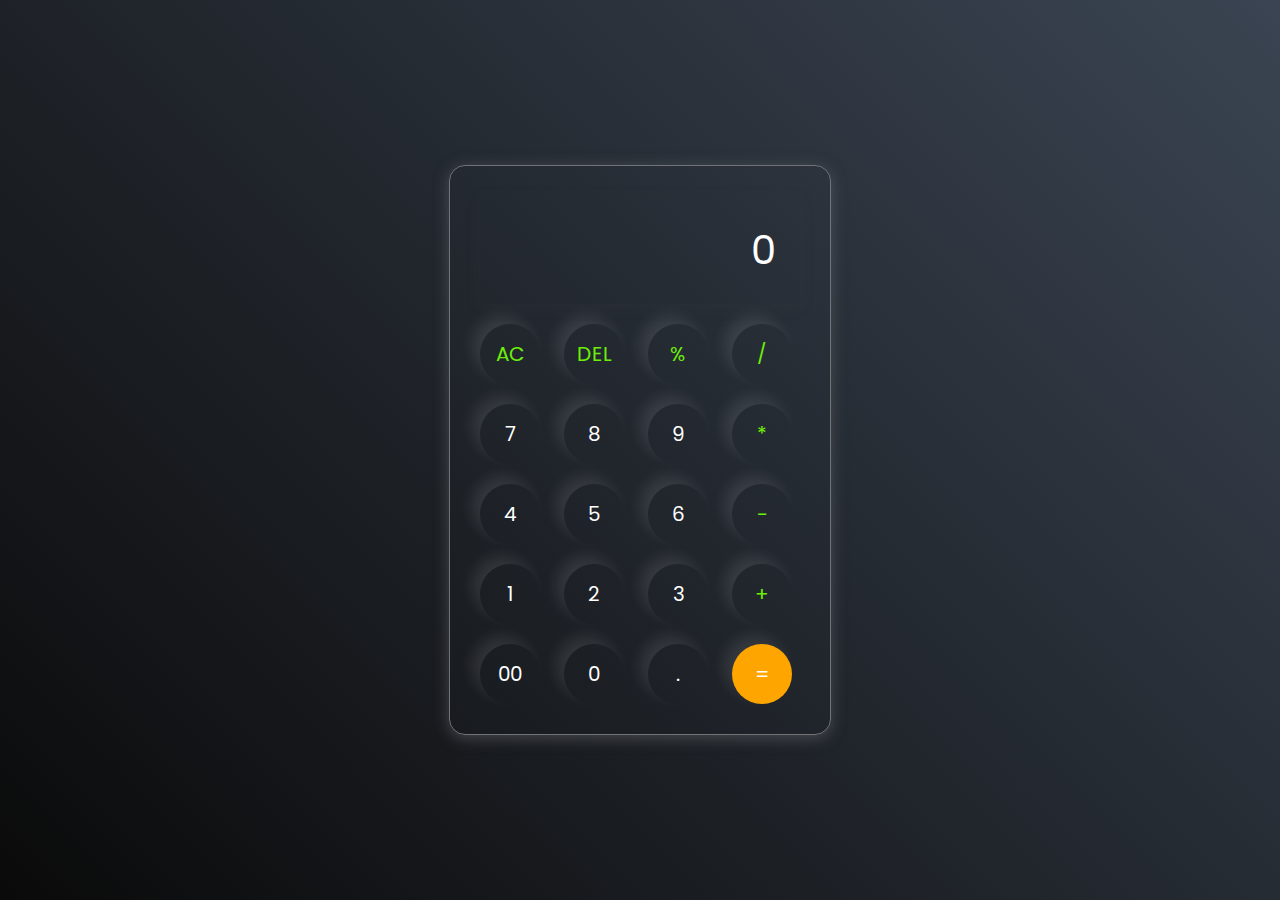
<file: Calculator/index.html>
<!DOCTYPE html>
<html lang="en">
  <head>
    <meta charset="UTF-8" />
    <meta name="viewport" content="width=device-width, initial-scale=1.0" />
    <title>Calculator</title>
    <link rel="stylesheet" href="style.css" />
  </head>
  <body>
    <div class="container">
      <input type="text" name="inputNumber" id="inputBox" placeholder="0" />
      <div>
        <button class="operator">AC</button>
        <button class="operator">DEL</button>
        <button class="operator">%</button>
        <button class="operator">/</button>
      </div>
      <div>
        <button>7</button>
        <button>8</button>
        <button>9</button>
        <button class="operator">*</button>
      </div>
      <div>
        <button>4</button>
        <button>5</button>
        <button>6</button>
        <button class="operator">-</button>
      </div>
      <div>
        <button>1</button>
        <button>2</button>
        <button>3</button>
        <button class="operator">+</button>
      </div>
      <div>
        <button>00</button>
        <button>0</button>
        <button operator>.</button>
        <button class="equalBtn">=</button>
      </div>
    </div>
    <script src="./index.js"></script>
  </body>
</html>
</file>
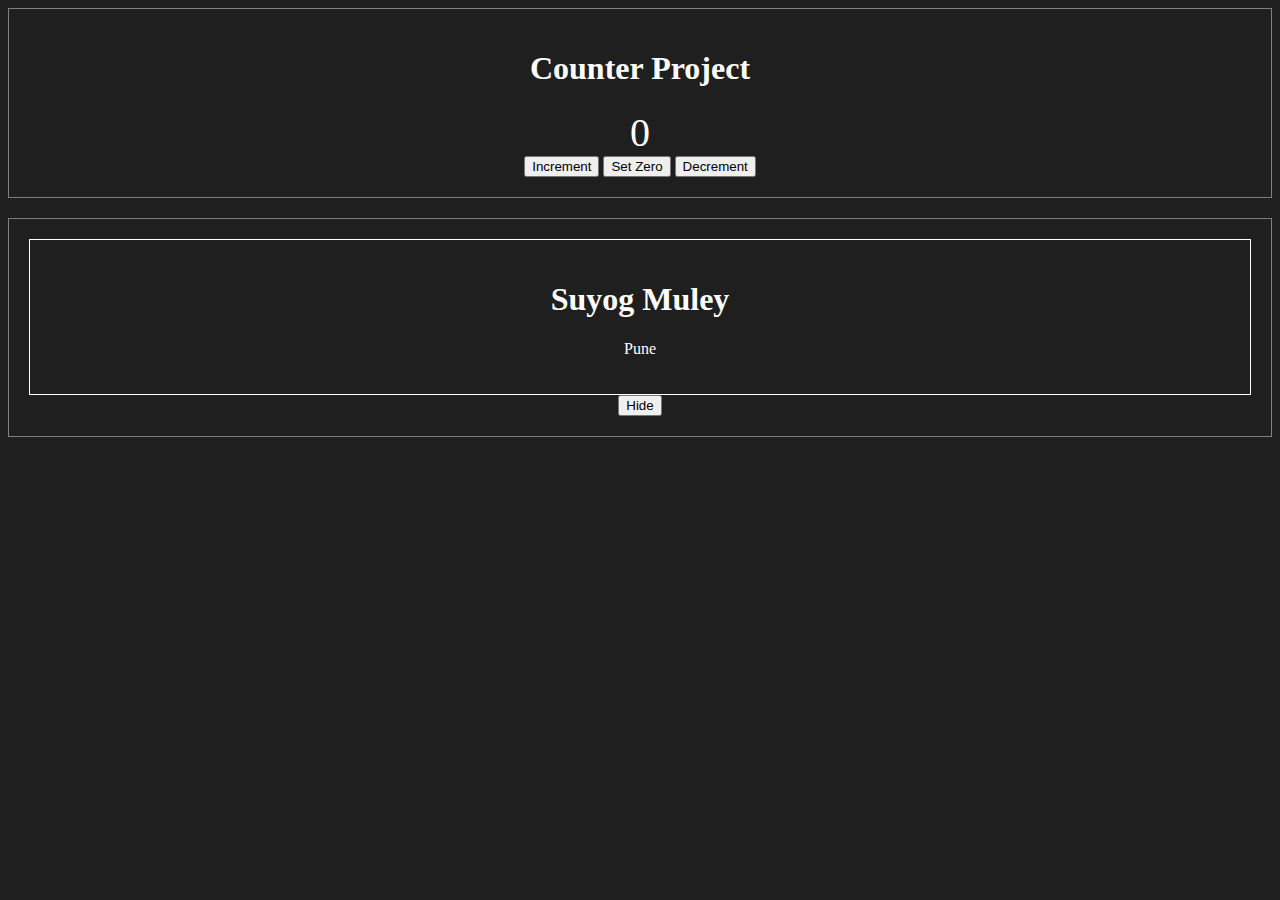
<file: Dom/index.html>
<!DOCTYPE html>
<html lang="en">
<head>
    <meta charset="UTF-8">
    <meta name="viewport" content="width=device-width, initial-scale=1.0">
    <title>DOM Manupulations</title>
    <style>
        .container{
            text-align: center;
            border: 1px solid gray;
            padding: 20px;
            margin-bottom: 20px;
           color: white;

        }

        .button{
            padding: 30px;
            border-radius: 8px;
        }

        body{
            background-color: #1f1f1f;
        }

        .heading1{
            color: white;
        }
        .Count{
            font-size: 40px;
        }

        .card{
            color: white;
            display: flex;
            text-align: center;
            justify-content: center;
            gap:20px;
            flex-direction: column;
            margin-bottom: 20px;
           
        }

        .card_item{
            border: 1px solid white;
            padding: 20px;
            flex-wrap: wrap;
        }
        
        .btn{
            padding: 20px;
            text-align: center;
           
        }
    </style>
</head>
<body>
    <div class="container">
        <h1 class="heading1">Counter Project</h1>
        <span class="Count heading1">0</span></br>
        <button class="Increment" onclick="incrementBtn()">Increment</button>
        <button class="SetZero" onclick="SetZeroBtn()">Set Zero</button>
        <button class="Decrement" onclick="decrementBtn()">Decrement</button>    
    </div>

    <section>
    <div class="container" >
        <div class="card_item">
            <h1>Suyog Muley</h1>
            <p>Pune</p>
        </div>
       <div>
        <button id="btn">Hide</button>
       </div>
    </div>
    </section>
   
<script>


const cont = document.querySelector(".container");
const card_item = document.querySelector(".card_item");
const hideBtn = document.querySelector("#btn");

hideBtn.addEventListener("click", ()=>{
 if(card_item.style.display == 'block'){
    card_item.style.display = 'none'
   hideBtn.innerText = "Show Content"
 } else {
    card_item.style.display = 'block'
    hideBtn.innerText = "Hide Catent"
 }
})

const count = document.querySelector("span");
const increment = document.querySelector(".Increment");
const decrement = document.querySelector(".Decrement");
const SetZero = document.querySelector(".SetZero");
let num = 0;

function incrementBtn(){
        count.innerHTML = num++;   
}

function decrementBtn(){
        count.innerHTML = num--;   
}


function SetZeroBtn(){
        count.innerHTML = 0
}


increment.addEventListener("click", incrementBtn());
decrement.addEventListener("click", decrementBtn());
SetZero.addEventListener("click", SetZeroBtn());


     

    

</script>
</body>
</html>
</file>
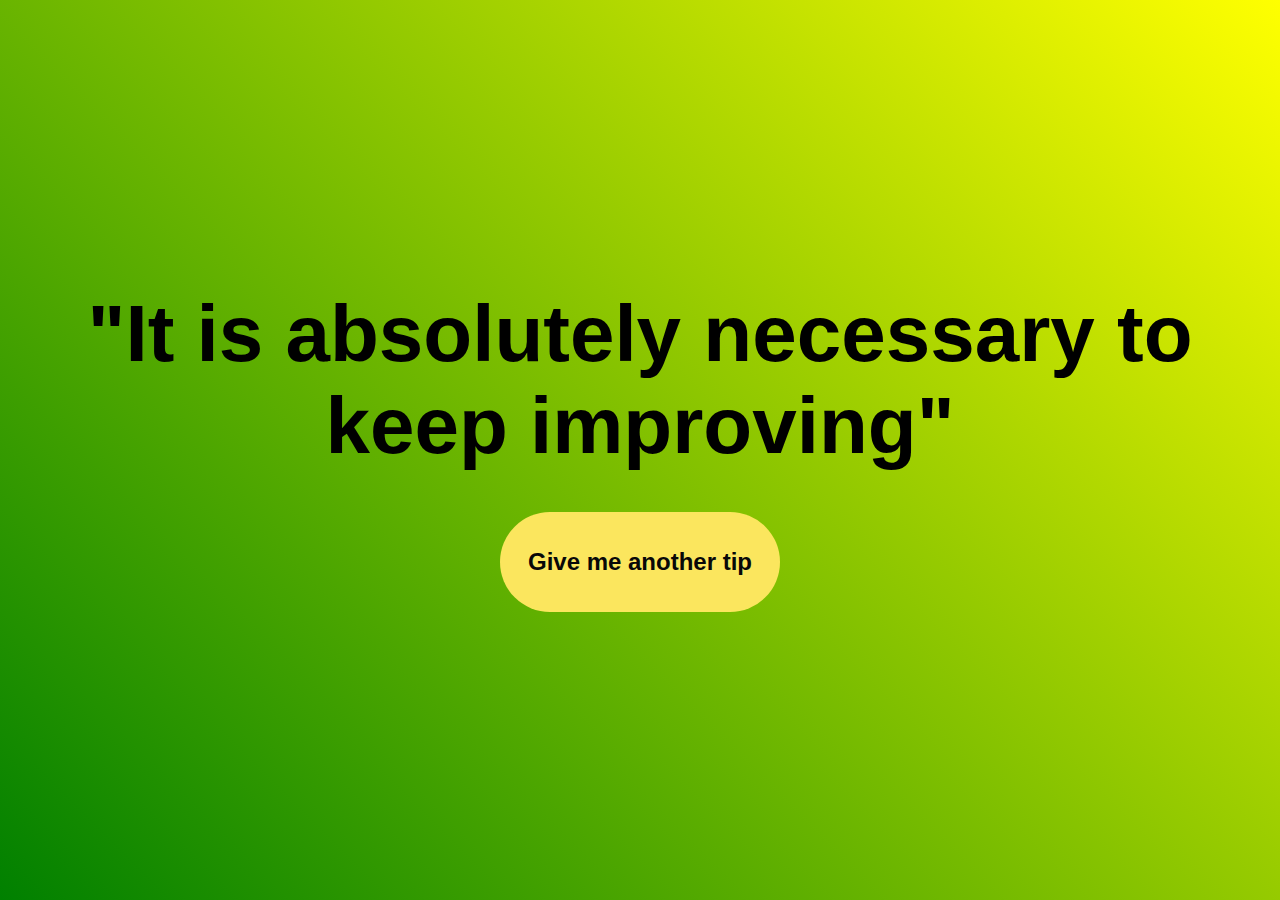
<file: NoteDOM/AddEventListener.html>
<!DOCTYPE html>
<html lang="en">

<head>
    <meta charset="UTF-8">
    <meta name="viewport" content="width=device-width, initial-scale=1.0">
    <title>Quotes</title>
    <style>
        * {
            margin: 0;
            padding: 0;
            font-family: Arial, Helvetica, sans-serif;
            box-sizing: border-box;
        }


        .container {
            display: flex;
            justify-content: center;
            align-items: center;
            gap: 40px;
            flex-direction: column;
            width: 100%;
            min-height: 100vh;
            background: linear-gradient(45deg, green, yellow);
            padding: 10px;
            text-align: center;

        }

        .tipBtn {
            padding: 10px;
            width: 280px;
            height: 100px;
            border-radius: 50px;
            background-color: rgb(251, 230, 94);
            color: rgb(8, 8, 8);
            border: none;
            font-weight: 600;
            font-size: x-large;
        }

        .tipBtn:hover {
            background-color: rgb(78, 156, 10);
            color: rgb(255, 255, 255);
            border: none;
            font-weight: 600;
            cursor: pointer;

        }

        .tip {
            font-size: 80px;
        }
    </style>
</head>

<body>
    <div class="container">
        <div class="section">
            <h1 class="tip">"It is absolutely necessary to keep improving"</h1>
        </div>
        <div>
            <button class="tipBtn">Give me another tip</button>
        </div>
    </div>

    <script>
       const quote = "Hi There"
       const h1Element = document.querySelector("h1");
       
        const btn = document.querySelector("button")

        btn.addEventListener("click", ()=>{
            h1Element.innerText = quote;
        })

    </script>
</body>

</html>
</file>
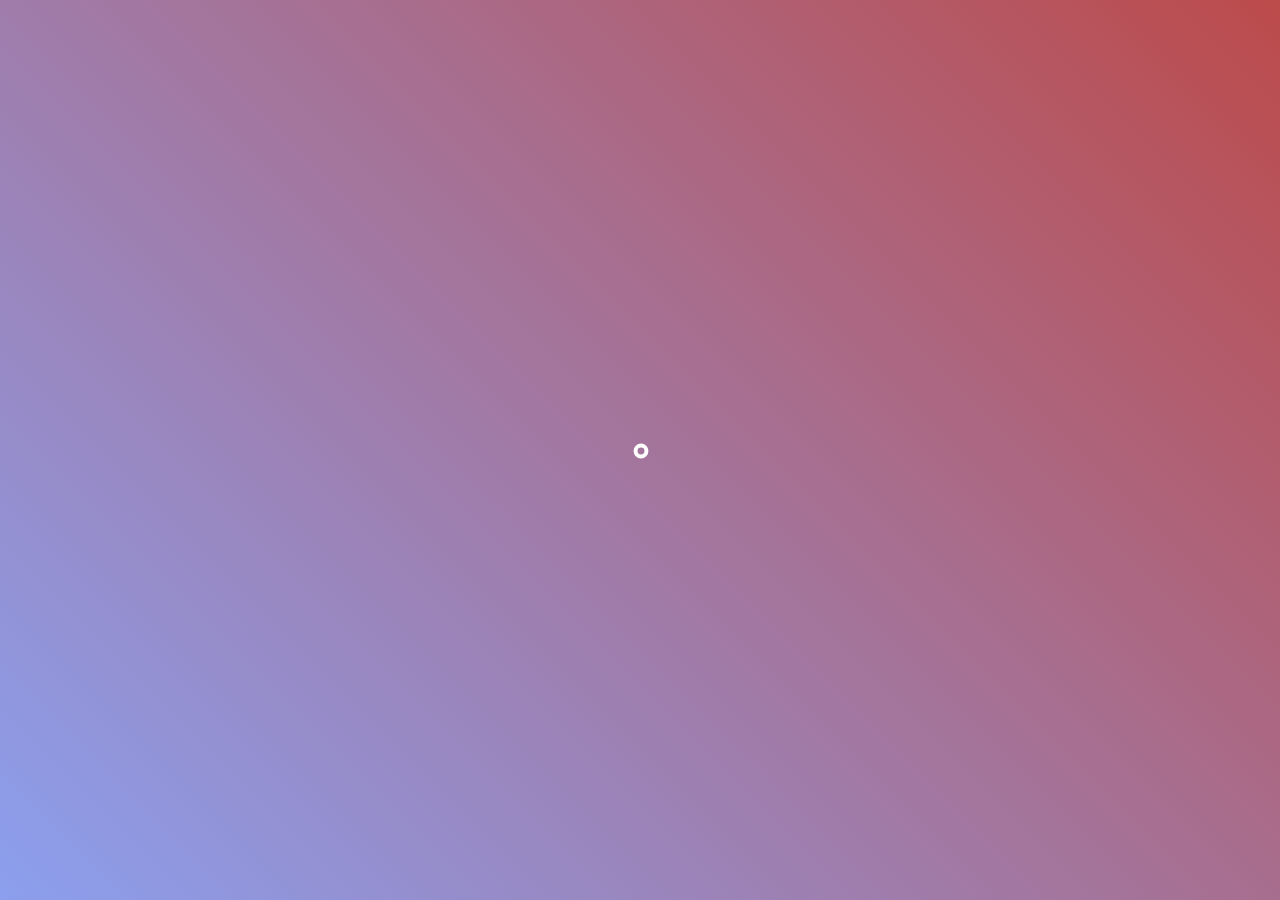
<file: NoteDOM/loader.html>
<!DOCTYPE html>
<html lang="en">
  <head>
    <meta charset="UTF-8" />
    <meta name="viewport" content="width=device-width, initial-scale=1.0" />
    <title>Loader</title>
    <style>
      * {
        box-sizing: border-box;
      }
      body {
        display: flex;
        flex-direction: column;
        align-content: center;
        justify-content: center;
        text-align: center;
        height: 100vh;
        padding: 0;
        margin: 0;
      }

      .splash {
        background: linear-gradient(
          45deg,
          rgb(139, 159, 238),
          rgb(188, 75, 75)
        );

        position: absolute;
        top: 0;
        left: 0;
        width: 100%;
        height: 100vh;
        display: grid;
        place-content: center;
        transition: transform;
      }

      img {
        width: 90px;
      }

      .removeSplash {
        transform: translateY(-100);
      }
      .section {
        width: 80vw;
        padding: 3em;
        margin: 0 auto;
        height: calc(100vh - 6em);
        text-align: center;
        display: grid;
        place-content: center;

        h1 {
          font-size: 3rem;
          opacity: 1;
        }
      }
    </style>
  </head>
  <body>
    <div class="splash">
      <img src="rings.svg" alt="Ring Animations" srcset="" />
    </div>

    <section>
      <h1>Coding is fantastics.</h1>
    </section>
    <script>
      const splash = document.querySelector(".splash");

      const headline = document.querySelector("h1");

      setTimeout(() => {
        splash.classList.add("removeSplash");
      }, 2000);
    </script>
  </body>
</html>
</file>
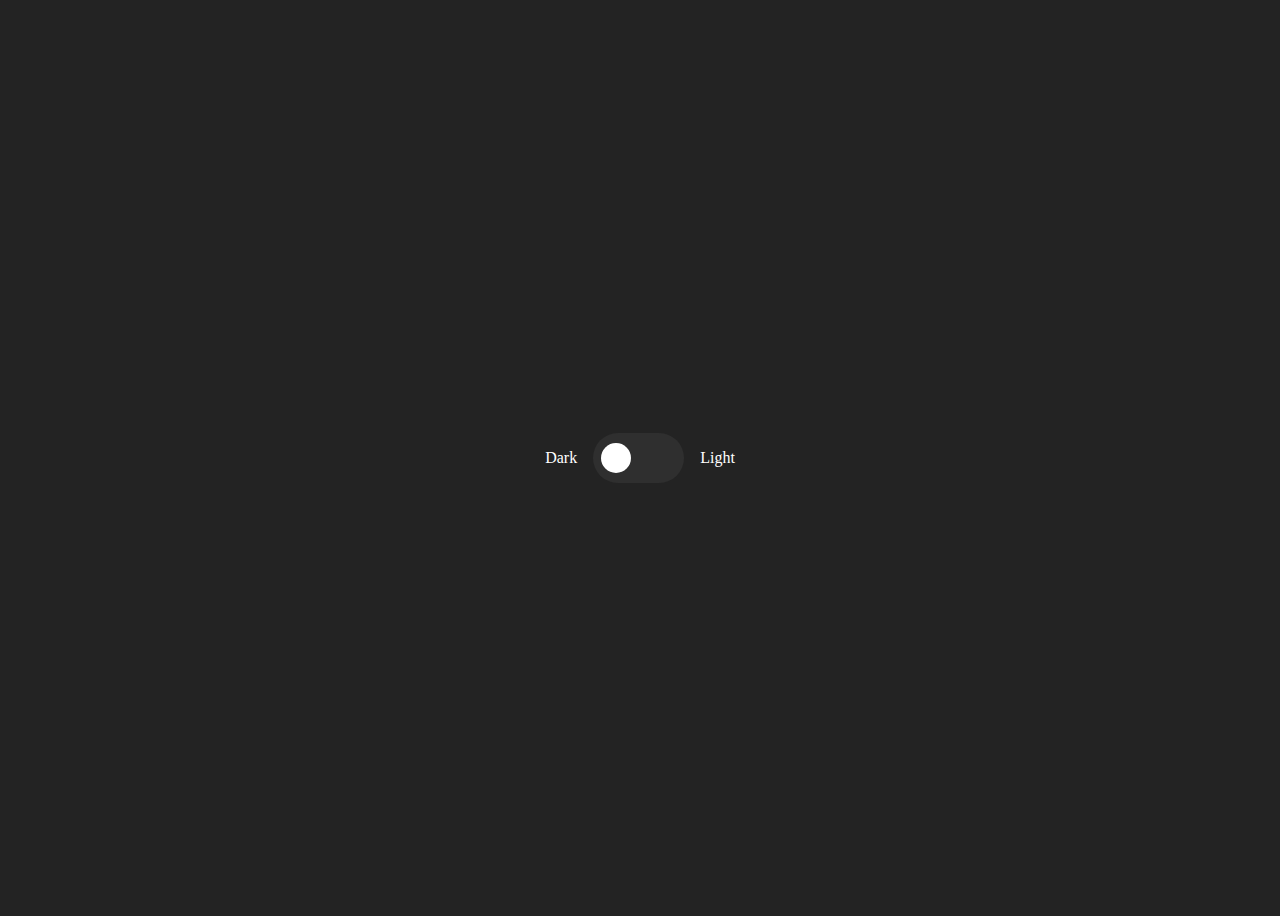
<file: NoteDOM/theme.html>
<!DOCTYPE html>
<html lang="en">

<head>
    <meta charset="UTF-8">
    <meta name="viewport" content="width=device-width, initial-scale=1.0">
    <title>Theme Switcher</title>
    <style>
        :root {
            --background-color: #232323;
            --text-color: white;
        }

        body {
            background-color: var(--background-color);
            color: var(--text-color);
            display: grid;
            place-content: center;
            height: 100vh;
            transition: background-color .3s;
            font-family: 'Roboto';

        }

        .container {
            display: flex;
            gap: 1em;

            .switch {
                width: 75px;
                background: #2f2f2f;
                border-radius: 5em;
                display: flex;
                align-items: center;
                padding: .5em;
                cursor: pointer;
            }

            .handle {
                border-radius: 50%;
                width: 30px;
                height: 30px;
                background: white;
                transition: transform .3s;
            }
        }

        .move-right {
            transform: translateX(45px);
        }
    </style>
</head>

<body>
    <div class="container">
        <p class="label">Dark</p>
        <div class="switch" id="switch">
            <div class="handle" id="handle"></div>
        </div>
        <p class="label">Light</p>
    </div>

    <script>




        const switchBtn = document.getElementById("switch")
        const handleBtn = document.getElementById("handle")

        let switchComment = 0; //0 is Dark, 1 is light

        function toggleMode() {
            if (switchComment === 0) {
                document.documentElement.style.setProperty("--background-color", "white")
                document.documentElement.style.setProperty("--text-color", "black")
                handleBtn.classList.add("move-right");
                switchComment = 1;

            } else {

                document.documentElement.style.setProperty("--background-color", "black")
                document.documentElement.style.setProperty("--text-color", "white")
                handleBtn.classList.remove("move-right")
                switchComment = 0
            }
        }


        switchBtn.addEventListener("click", toggleMode)

    </script>
</body>

</html>
</file>
<file: Calculator/style.css>
@import url("https://fonts.googleapis.com/css2?family=Caprasimo&family=Montserrat:ital,wght@0,100;1,600&family=Poppins&display=swap");

* {
  padding: 0;
  margin: 0;
  box-sizing: border-box;
  font-family: "Poppins", sans-serif;
}

body {
  width: 100%;
  height: 100vh;
  display: flex;
  justify-content: center;
  align-items: center;
  background: linear-gradient(45deg, #0a0a0a, #3a4452);
}

.container {
  border: 1px solid #717377;
  padding: 20px;
  border-radius: 16px;
  background: transparent;
  box-shadow: 0px 3px 15px rgba(113, 115, 119, 0.5);
}

input {
  width: 320px;
  border: none;
  padding: 24px;
  margin: 10px;
  background: transparent;
  box-shadow: 0px 3px 15px rgba(84, 84, 84, 0.1);
  font-size: 40px;
  text-align: right;
  cursor: pointer;
  color: #ffffff;
}

input::placeholder {
  color: #ffffff;
}

button {
  border: none;
  width: 60px;
  height: 60px;
  margin: 10px;
  border-radius: 50%;
  background: transparent;
  color: #ffffff;
  font-size: 20px;
  box-shadow: -8px -8px 15px rgba(255, 255, 255, 0.1);
  cursor: pointer;
}

.equalBtn {
  background-color: orange;
}

.operator {
  color: #6dee0a;
}
</file>
